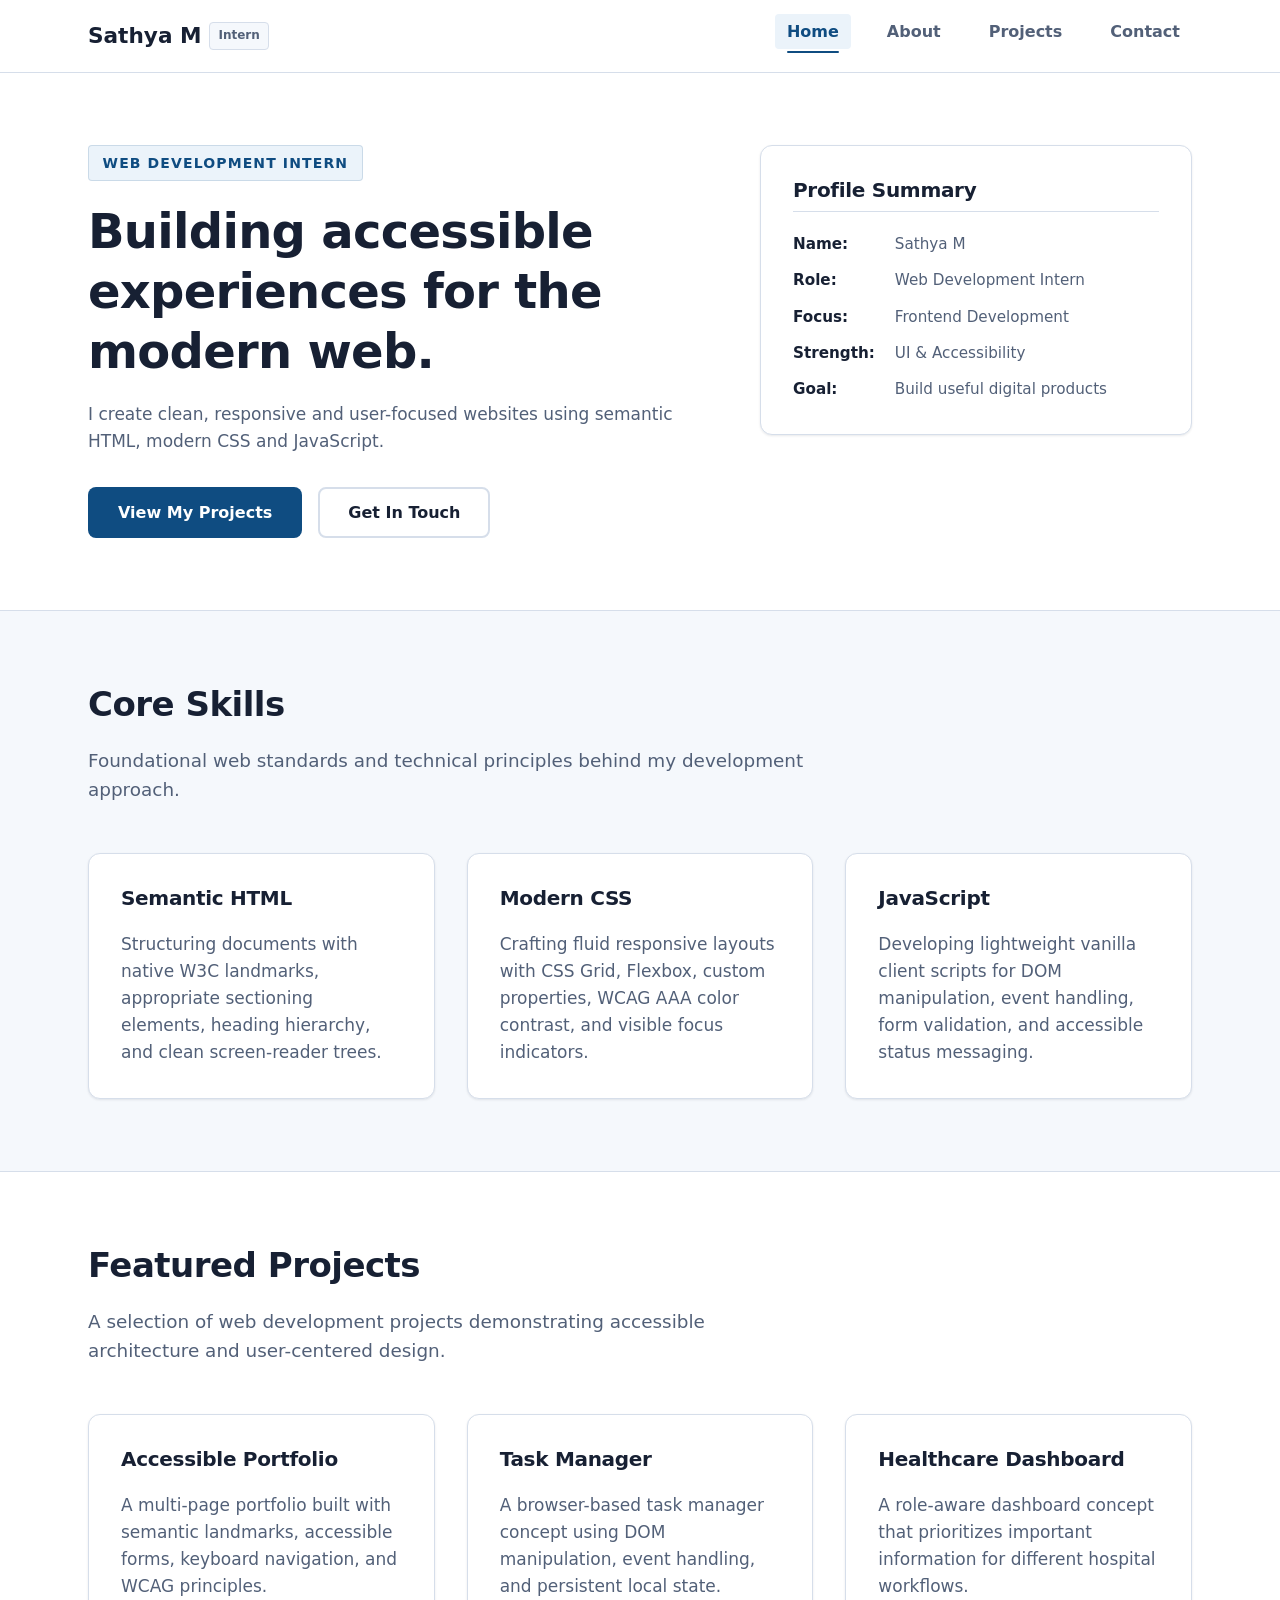
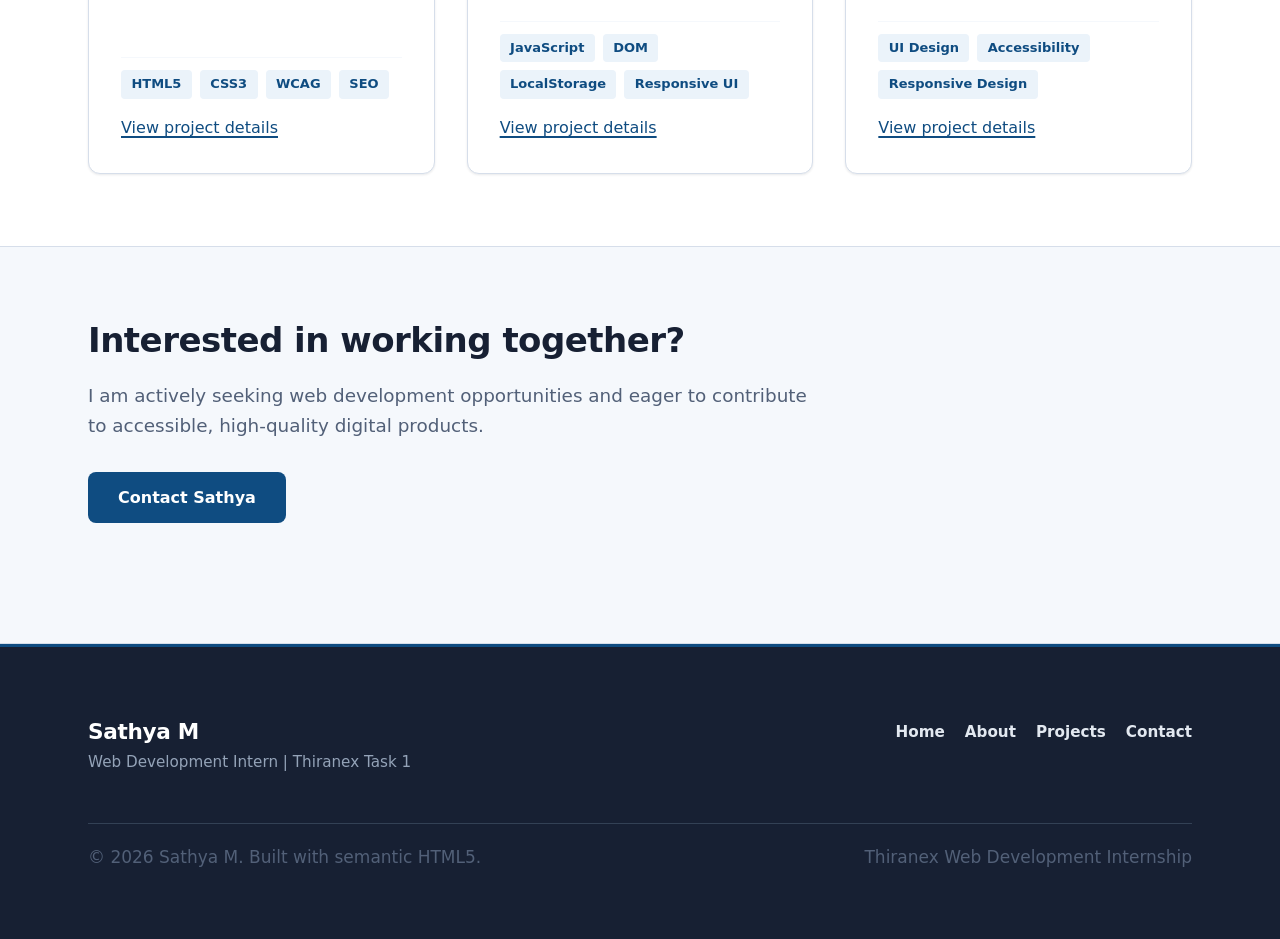
<file: index.html>
<!DOCTYPE html>
<html lang="en">
<head>
  <meta charset="UTF-8">
  <meta name="viewport" content="width=device-width, initial-scale=1.0">

  <!-- Primary SEO Metadata -->
  <title>Sathya M | Web Developer Portfolio</title>
  <meta name="description" content="Personal portfolio of Sathya M, Web Development Intern at Thiranex. Showcasing accessible, responsive, and semantic web applications built with HTML5, CSS3, and JavaScript.">
  <meta name="author" content="Sathya M">
  <meta name="robots" content="index, follow">
  <meta name="theme-color" content="#0F4C81">

  <!-- Canonical URL (Replace placeholder with your actual live domain after deployment) -->
  <!-- REPLACE THIS CANONICAL URL WITH YOUR LIVE DOMAIN AFTER DEPLOYMENT -->
  <link rel="canonical" href="https://example.com/index.html">

  <!-- Open Graph Metadata -->
  <meta property="og:title" content="Sathya M | Web Developer Portfolio">
  <meta property="og:description" content="Personal portfolio of Sathya M, Web Development Intern. Accessible, responsive, and semantic web development projects.">
  <meta property="og:type" content="website">
  <meta property="og:url" content="https://example.com/index.html">

  <!-- Stylesheet & Deferred Scripts -->
  <link rel="stylesheet" href="assets/css/style.css">
  <script src="assets/js/main.js" defer></script>
</head>
<body>

  <!-- Skip Navigation Link for Keyboard Accessibility -->
  <a href="#main-content" class="skip-link">
    Skip to main content
  </a>

  <!-- Global Site Header -->
  <header class="site-header">
    <div class="container header-container">
      <a href="index.html" class="site-logo">
        Sathya M
        <span class="logo-badge">Intern</span>
      </a>

      <!-- Primary Navigation Landmark -->
      <nav class="primary-nav" aria-label="Primary navigation">
        <ul>
          <li><a href="index.html" aria-current="page">Home</a></li>
          <li><a href="about.html">About</a></li>
          <li><a href="projects.html">Projects</a></li>
          <li><a href="contact.html">Contact</a></li>
        </ul>
      </nav>
    </div>
  </header>

  <!-- Main Content Landmark -->
  <main id="main-content">

    <!-- Hero Section -->
    <section class="section hero-section" aria-labelledby="hero-heading">
      <div class="container hero-grid">
        <div class="hero-content">
          <p class="eyebrow">WEB DEVELOPMENT INTERN</p>
          <h1 id="hero-heading">Building accessible experiences for the modern web.</h1>
          <p>
            I create clean, responsive and user-focused websites using semantic HTML, modern CSS and JavaScript.
          </p>
          <div class="btn-group">
            <a href="projects.html" class="btn btn-primary">View My Projects</a>
            <a href="contact.html" class="btn btn-secondary">Get In Touch</a>
          </div>
        </div>

        <!-- Profile Summary Aside -->
        <aside class="profile-card" aria-label="Profile Summary">
          <h2>Profile Summary</h2>
          <dl class="profile-dl">
            <dt>Name:</dt>
            <dd>Sathya M</dd>
            <dt>Role:</dt>
            <dd>Web Development Intern</dd>
            <dt>Focus:</dt>
            <dd>Frontend Development</dd>
            <dt>Strength:</dt>
            <dd>UI &amp; Accessibility</dd>
            <dt>Goal:</dt>
            <dd>Build useful digital products</dd>
          </dl>
        </aside>
      </div>
    </section>

    <!-- Core Skills Section -->
    <section class="section section-alt" aria-labelledby="skills-heading">
      <div class="container">
        <header class="section-header">
          <h2 id="skills-heading">Core Skills</h2>
          <p>Foundational web standards and technical principles behind my development approach.</p>
        </header>

        <div class="cards-grid three-columns">
          <article class="card">
            <header class="card-header">
              <h3 class="card-title">Semantic HTML</h3>
            </header>
            <div class="card-body">
              <p>Structuring documents with native W3C landmarks, appropriate sectioning elements, heading hierarchy, and clean screen-reader trees.</p>
            </div>
          </article>

          <article class="card">
            <header class="card-header">
              <h3 class="card-title">Modern CSS</h3>
            </header>
            <div class="card-body">
              <p>Crafting fluid responsive layouts with CSS Grid, Flexbox, custom properties, WCAG AAA color contrast, and visible focus indicators.</p>
            </div>
          </article>

          <article class="card">
            <header class="card-header">
              <h3 class="card-title">JavaScript</h3>
            </header>
            <div class="card-body">
              <p>Developing lightweight vanilla client scripts for DOM manipulation, event handling, form validation, and accessible status messaging.</p>
            </div>
          </article>
        </div>
      </div>
    </section>

    <!-- Featured Projects Section -->
    <section class="section" aria-labelledby="featured-projects-heading">
      <div class="container">
        <header class="section-header">
          <h2 id="featured-projects-heading">Featured Projects</h2>
          <p>A selection of web development projects demonstrating accessible architecture and user-centered design.</p>
        </header>

        <div class="cards-grid three-columns">
          <article class="card">
            <header class="card-header">
              <h3 class="card-title">Accessible Portfolio</h3>
            </header>
            <div class="card-body">
              <p>A multi-page portfolio built with semantic landmarks, accessible forms, keyboard navigation, and WCAG principles.</p>
            </div>
            <footer class="card-footer">
              <ul class="tag-list" aria-label="Technologies used for Accessible Portfolio">
                <li class="tag">HTML5</li>
                <li class="tag">CSS3</li>
                <li class="tag">WCAG</li>
                <li class="tag">SEO</li>
              </ul>
              <div style="margin-top: 1rem;">
                <a href="projects.html#project-1">View project details</a>
              </div>
            </footer>
          </article>

          <article class="card">
            <header class="card-header">
              <h3 class="card-title">Task Manager</h3>
            </header>
            <div class="card-body">
              <p>A browser-based task manager concept using DOM manipulation, event handling, and persistent local state.</p>
            </div>
            <footer class="card-footer">
              <ul class="tag-list" aria-label="Technologies used for Task Manager">
                <li class="tag">JavaScript</li>
                <li class="tag">DOM</li>
                <li class="tag">LocalStorage</li>
                <li class="tag">Responsive UI</li>
              </ul>
              <div style="margin-top: 1rem;">
                <a href="projects.html#project-2">View project details</a>
              </div>
            </footer>
          </article>

          <article class="card">
            <header class="card-header">
              <h3 class="card-title">Healthcare Dashboard</h3>
            </header>
            <div class="card-body">
              <p>A role-aware dashboard concept that prioritizes important information for different hospital workflows.</p>
            </div>
            <footer class="card-footer">
              <ul class="tag-list" aria-label="Technologies used for Healthcare Dashboard">
                <li class="tag">UI Design</li>
                <li class="tag">Accessibility</li>
                <li class="tag">Responsive Design</li>
              </ul>
              <div style="margin-top: 1rem;">
                <a href="projects.html#project-3">View project details</a>
              </div>
            </footer>
          </article>
        </div>
      </div>
    </section>

    <!-- Contact CTA Section -->
    <section class="section section-alt" aria-labelledby="contact-cta-heading">
      <div class="container">
        <header class="section-header">
          <h2 id="contact-cta-heading">Interested in working together?</h2>
          <p>I am actively seeking web development opportunities and eager to contribute to accessible, high-quality digital products.</p>
          <div class="btn-group">
            <a href="contact.html" class="btn btn-primary">Contact Sathya</a>
          </div>
        </header>
      </div>
    </section>

  </main>

  <!-- Global Site Footer -->
  <footer class="site-footer">
    <div class="container">
      <div class="footer-grid">
        <div class="footer-info">
          <h2>Sathya M</h2>
          <p>Web Development Intern | Thiranex Task 1</p>
        </div>

        <nav class="footer-nav" aria-label="Footer navigation">
          <ul>
            <li><a href="index.html" aria-current="page">Home</a></li>
            <li><a href="about.html">About</a></li>
            <li><a href="projects.html">Projects</a></li>
            <li><a href="contact.html">Contact</a></li>
          </ul>
        </nav>
      </div>

      <div class="footer-bottom">
        <p>&copy; 2026 Sathya M. Built with semantic HTML5.</p>
        <p>Thiranex Web Development Internship</p>
      </div>
    </div>
  </footer>

</body>
</html>
</file>
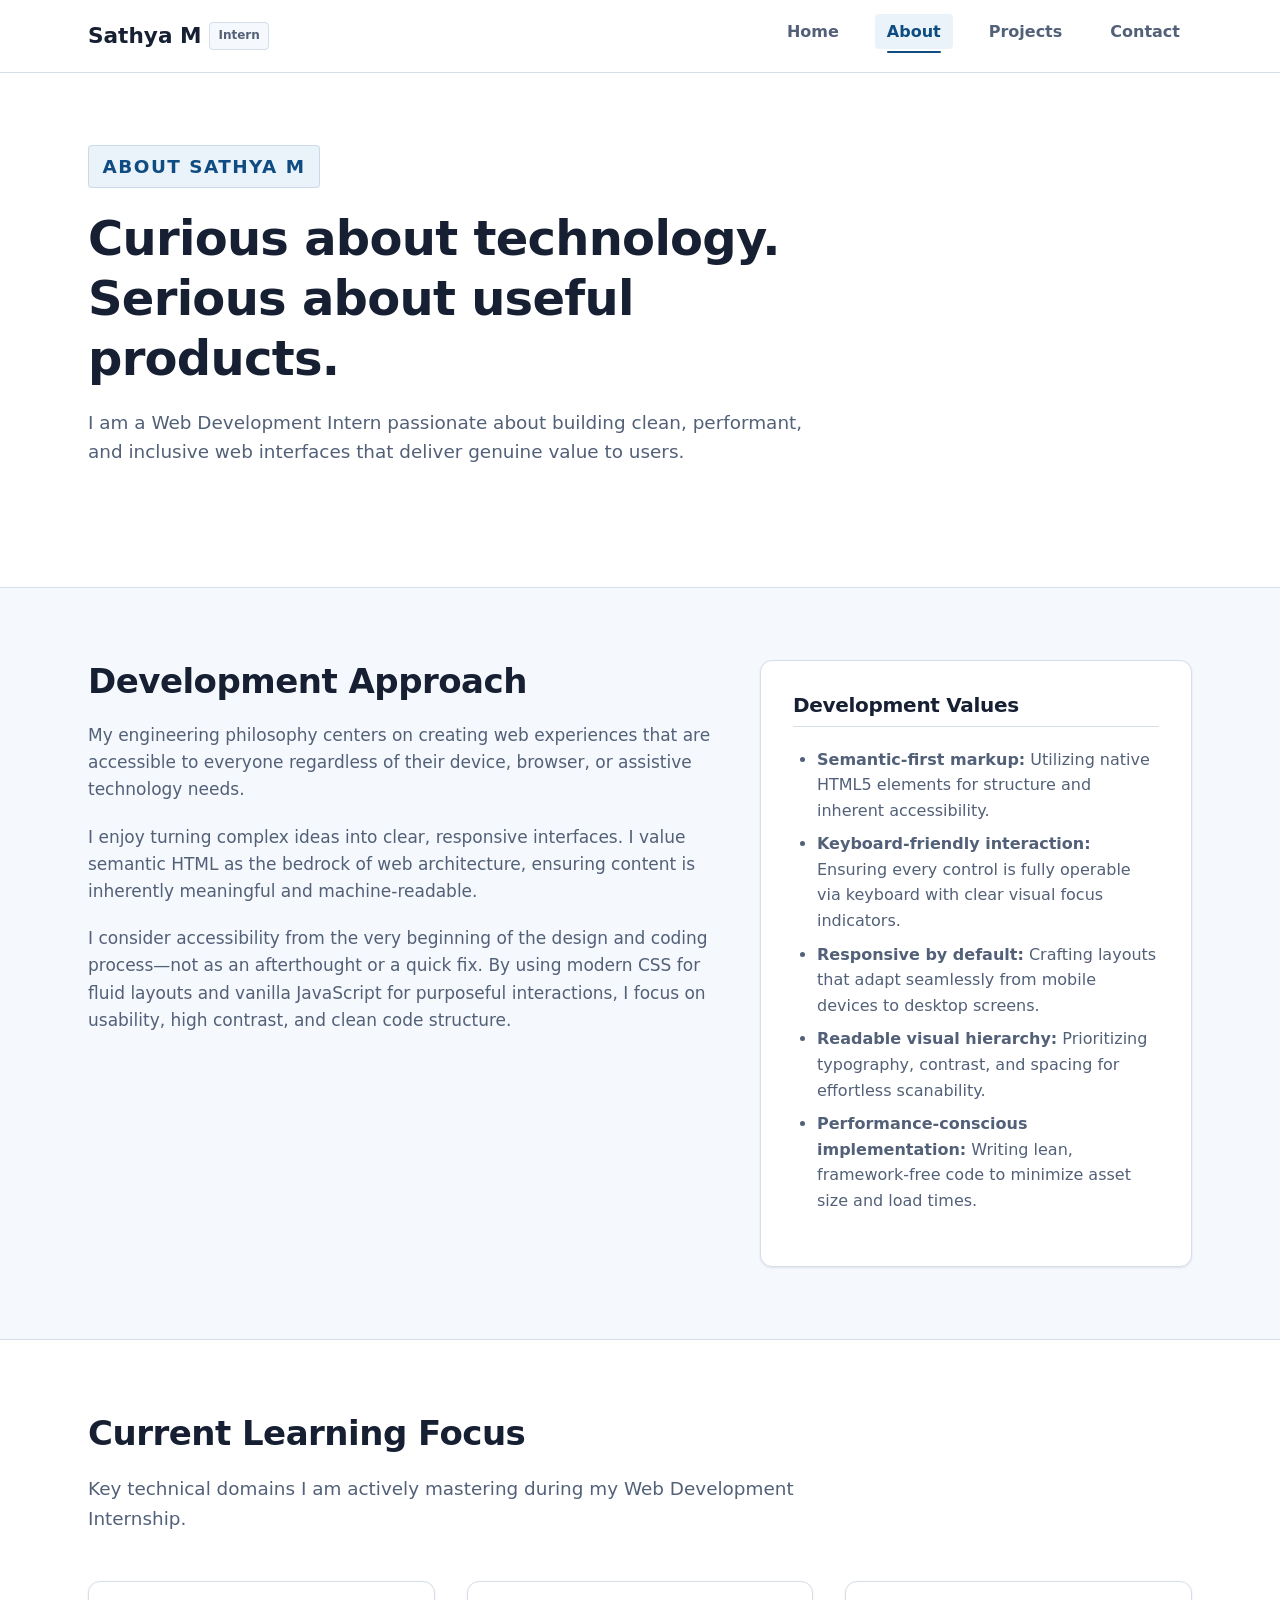
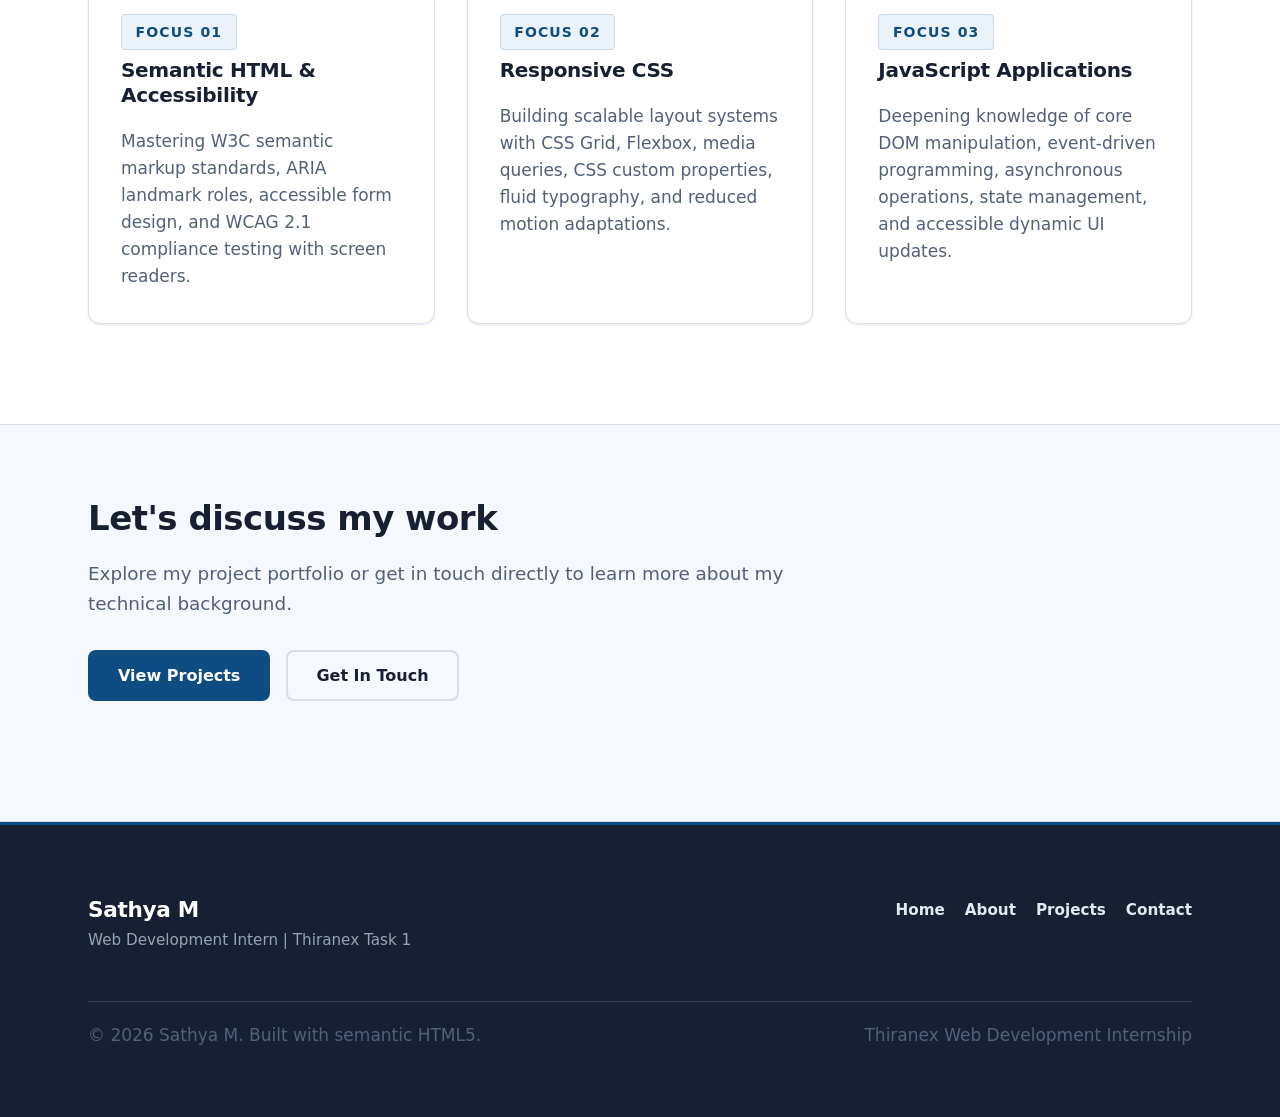
<file: about.html>
<!DOCTYPE html>
<html lang="en">
<head>
  <meta charset="UTF-8">
  <meta name="viewport" content="width=device-width, initial-scale=1.0">

  <!-- Primary SEO Metadata -->
  <title>About | Sathya M</title>
  <meta name="description" content="Learn more about Sathya M, Web Development Intern. Discover my development approach, core values, accessibility-first philosophy, and learning focus.">
  <meta name="author" content="Sathya M">
  <meta name="robots" content="index, follow">
  <meta name="theme-color" content="#0F4C81">

  <!-- Canonical URL (Replace placeholder with your actual live domain after deployment) -->
  <!-- REPLACE THIS CANONICAL URL WITH YOUR LIVE DOMAIN AFTER DEPLOYMENT -->
  <link rel="canonical" href="https://example.com/about.html">

  <!-- Open Graph Metadata -->
  <meta property="og:title" content="About | Sathya M">
  <meta property="og:description" content="Development approach, core values, and frontend web engineering philosophy of Sathya M.">
  <meta property="og:type" content="website">
  <meta property="og:url" content="https://example.com/about.html">

  <!-- Stylesheet & Deferred Scripts -->
  <link rel="stylesheet" href="assets/css/style.css">
  <script src="assets/js/main.js" defer></script>
</head>
<body>

  <!-- Skip Navigation Link for Keyboard Accessibility -->
  <a href="#main-content" class="skip-link">
    Skip to main content
  </a>

  <!-- Global Site Header -->
  <header class="site-header">
    <div class="container header-container">
      <a href="index.html" class="site-logo">
        Sathya M
        <span class="logo-badge">Intern</span>
      </a>

      <!-- Primary Navigation Landmark -->
      <nav class="primary-nav" aria-label="Primary navigation">
        <ul>
          <li><a href="index.html">Home</a></li>
          <li><a href="about.html" aria-current="page">About</a></li>
          <li><a href="projects.html">Projects</a></li>
          <li><a href="contact.html">Contact</a></li>
        </ul>
      </nav>
    </div>
  </header>

  <!-- Main Content Landmark -->
  <main id="main-content">

    <!-- Page Title Hero Section -->
    <section class="section" aria-labelledby="about-heading">
      <div class="container">
        <header class="section-header">
          <p class="eyebrow">ABOUT SATHYA M</p>
          <h1 id="about-heading">Curious about technology. Serious about useful products.</h1>
          <p>
            I am a Web Development Intern passionate about building clean, performant, and inclusive web interfaces that deliver genuine value to users.
          </p>
        </header>
      </div>
    </section>

    <!-- Development Approach & Values Grid Section -->
    <section class="section section-alt" aria-labelledby="approach-heading">
      <div class="container hero-grid">
        
        <!-- Development Approach Article -->
        <article class="approach-content">
          <h2 id="approach-heading">Development Approach</h2>
          <p>
            My engineering philosophy centers on creating web experiences that are accessible to everyone regardless of their device, browser, or assistive technology needs.
          </p>
          <p>
            I enjoy turning complex ideas into clear, responsive interfaces. I value semantic HTML as the bedrock of web architecture, ensuring content is inherently meaningful and machine-readable.
          </p>
          <p>
            I consider accessibility from the very beginning of the design and coding process—not as an afterthought or a quick fix. By using modern CSS for fluid layouts and vanilla JavaScript for purposeful interactions, I focus on usability, high contrast, and clean code structure.
          </p>
        </article>

        <!-- Development Values Aside -->
        <aside class="profile-card" aria-labelledby="values-heading">
          <h2 id="values-heading">Development Values</h2>
          <ul>
            <li><strong>Semantic-first markup:</strong> Utilizing native HTML5 elements for structure and inherent accessibility.</li>
            <li><strong>Keyboard-friendly interaction:</strong> Ensuring every control is fully operable via keyboard with clear visual focus indicators.</li>
            <li><strong>Responsive by default:</strong> Crafting layouts that adapt seamlessly from mobile devices to desktop screens.</li>
            <li><strong>Readable visual hierarchy:</strong> Prioritizing typography, contrast, and spacing for effortless scanability.</li>
            <li><strong>Performance-conscious implementation:</strong> Writing lean, framework-free code to minimize asset size and load times.</li>
          </ul>
        </aside>

      </div>
    </section>

    <!-- Current Learning Focus Section -->
    <section class="section" aria-labelledby="learning-heading">
      <div class="container">
        <header class="section-header">
          <h2 id="learning-heading">Current Learning Focus</h2>
          <p>Key technical domains I am actively mastering during my Web Development Internship.</p>
        </header>

        <ol class="cards-grid three-columns" style="list-style: none; padding-left: 0;">
          <li>
            <article class="card">
              <header class="card-header">
                <p class="eyebrow" style="margin-bottom: 0.5rem;">FOCUS 01</p>
                <h3 class="card-title">Semantic HTML &amp; Accessibility</h3>
              </header>
              <div class="card-body">
                <p>Mastering W3C semantic markup standards, ARIA landmark roles, accessible form design, and WCAG 2.1 compliance testing with screen readers.</p>
              </div>
            </article>
          </li>

          <li>
            <article class="card">
              <header class="card-header">
                <p class="eyebrow" style="margin-bottom: 0.5rem;">FOCUS 02</p>
                <h3 class="card-title">Responsive CSS</h3>
              </header>
              <div class="card-body">
                <p>Building scalable layout systems with CSS Grid, Flexbox, media queries, CSS custom properties, fluid typography, and reduced motion adaptations.</p>
              </div>
            </article>
          </li>

          <li>
            <article class="card">
              <header class="card-header">
                <p class="eyebrow" style="margin-bottom: 0.5rem;">FOCUS 03</p>
                <h3 class="card-title">JavaScript Applications</h3>
              </header>
              <div class="card-body">
                <p>Deepening knowledge of core DOM manipulation, event-driven programming, asynchronous operations, state management, and accessible dynamic UI updates.</p>
              </div>
            </article>
          </li>
        </ol>
      </div>
    </section>

    <!-- CTA Banner Section -->
    <section class="section section-alt" aria-labelledby="about-cta-heading">
      <div class="container">
        <header class="section-header">
          <h2 id="about-cta-heading">Let's discuss my work</h2>
          <p>Explore my project portfolio or get in touch directly to learn more about my technical background.</p>
          <div class="btn-group">
            <a href="projects.html" class="btn btn-primary">View Projects</a>
            <a href="contact.html" class="btn btn-secondary">Get In Touch</a>
          </div>
        </header>
      </div>
    </section>

  </main>

  <!-- Global Site Footer -->
  <footer class="site-footer">
    <div class="container">
      <div class="footer-grid">
        <div class="footer-info">
          <h2>Sathya M</h2>
          <p>Web Development Intern | Thiranex Task 1</p>
        </div>

        <nav class="footer-nav" aria-label="Footer navigation">
          <ul>
            <li><a href="index.html">Home</a></li>
            <li><a href="about.html" aria-current="page">About</a></li>
            <li><a href="projects.html">Projects</a></li>
            <li><a href="contact.html">Contact</a></li>
          </ul>
        </nav>
      </div>

      <div class="footer-bottom">
        <p>&copy; 2026 Sathya M. Built with semantic HTML5.</p>
        <p>Thiranex Web Development Internship</p>
      </div>
    </div>
  </footer>

</body>
</html>
</file>
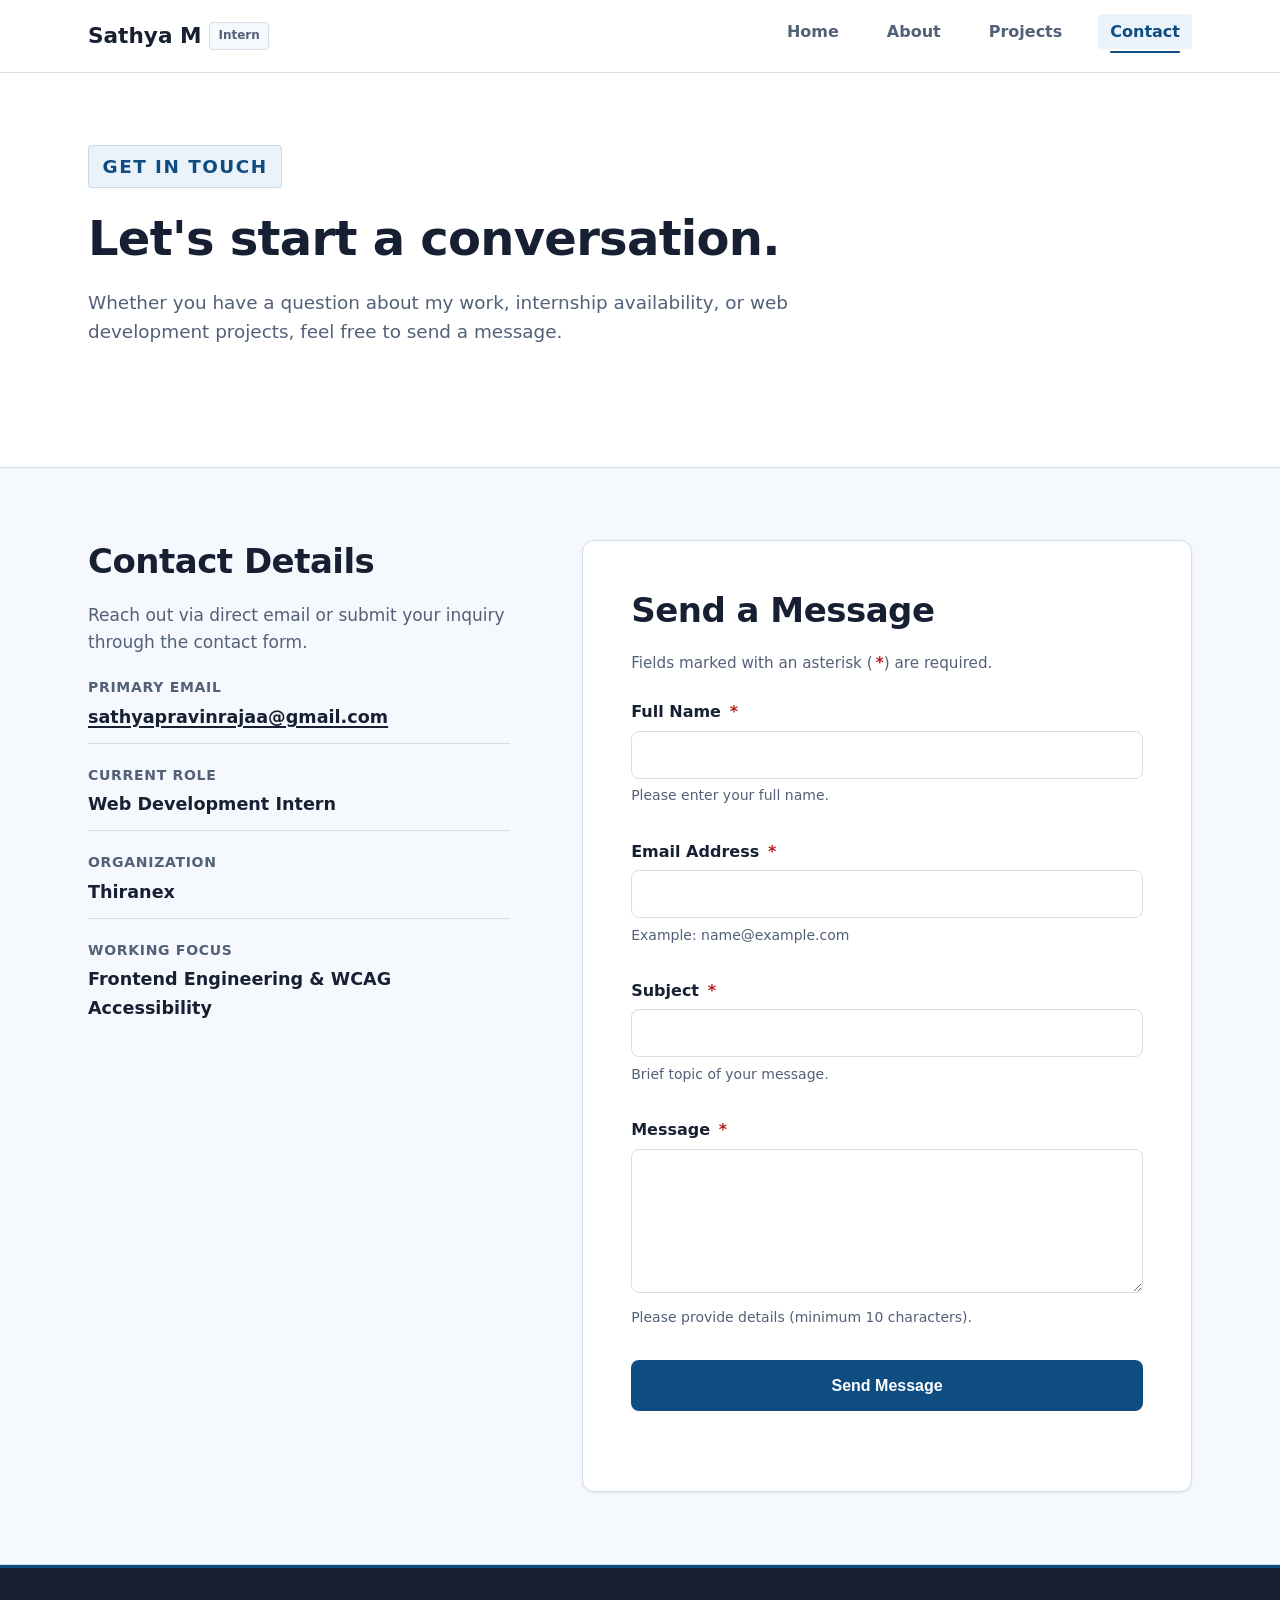
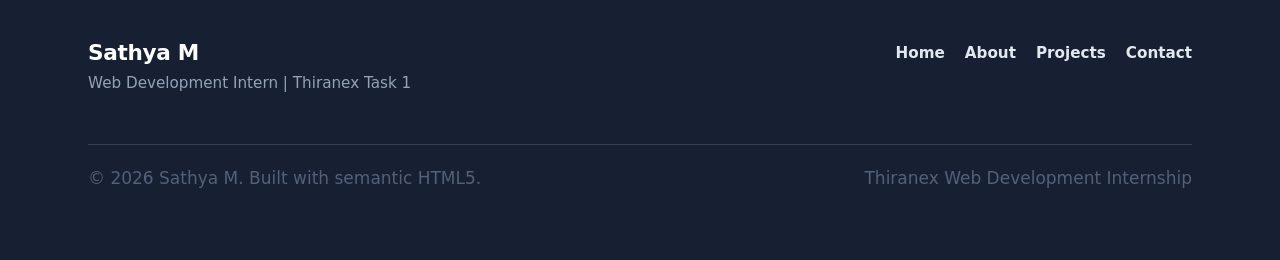
<file: contact.html>
<!DOCTYPE html>
<html lang="en">

<head>
  <meta charset="UTF-8">
  <meta name="viewport" content="width=device-width, initial-scale=1.0">

  <!-- Primary SEO Metadata -->
  <title>Contact | Sathya M</title>
  <meta name="description"
    content="Get in touch with Sathya M, Web Development Intern at Thiranex. Reach out via email or submit the accessible contact form.">
  <meta name="author" content="Sathya M">
  <meta name="robots" content="index, follow">
  <meta name="theme-color" content="#0F4C81">

  <!-- Canonical URL (Replace placeholder with your actual live domain after deployment) -->
  <!-- REPLACE THIS CANONICAL URL WITH YOUR LIVE DOMAIN AFTER DEPLOYMENT -->
  <link rel="canonical" href="https://example.com/contact.html">

  <!-- Open Graph Metadata -->
  <meta property="og:title" content="Contact | Sathya M">
  <meta property="og:description" content="Send a message or find contact details for Web Development Intern Sathya M.">
  <meta property="og:type" content="website">
  <meta property="og:url" content="https://example.com/contact.html">

  <!-- Stylesheet & Deferred Scripts -->
  <link rel="stylesheet" href="assets/css/style.css">
  <script src="assets/js/main.js" defer></script>
</head>

<body>

  <!-- Skip Navigation Link for Keyboard Accessibility -->
  <a href="#main-content" class="skip-link">
    Skip to main content
  </a>

  <!-- Global Site Header -->
  <header class="site-header">
    <div class="container header-container">
      <a href="index.html" class="site-logo">
        Sathya M
        <span class="logo-badge">Intern</span>
      </a>

      <!-- Primary Navigation Landmark -->
      <nav class="primary-nav" aria-label="Primary navigation">
        <ul>
          <li><a href="index.html">Home</a></li>
          <li><a href="about.html">About</a></li>
          <li><a href="projects.html">Projects</a></li>
          <li><a href="contact.html" aria-current="page">Contact</a></li>
        </ul>
      </nav>
    </div>
  </header>

  <!-- Main Content Landmark -->
  <main id="main-content">

    <!-- Page Title Hero Section -->
    <section class="section" aria-labelledby="contact-heading">
      <div class="container">
        <header class="section-header">
          <p class="eyebrow">GET IN TOUCH</p>
          <h1 id="contact-heading">Let's start a conversation.</h1>
          <p>
            Whether you have a question about my work, internship availability, or web development projects, feel free
            to send a message.
          </p>
        </header>
      </div>
    </section>

    <!-- Contact Grid Section -->
    <section class="section section-alt" aria-labelledby="contact-form-heading">
      <div class="container contact-grid">

        <!-- Left Side: Contact Information Address Block -->
        <div class="contact-info">
          <h2 id="contact-details-heading">Contact Details</h2>
          <p>Reach out via direct email or submit your inquiry through the contact form.</p>

          <!-- Semantic Address Landmark -->
          <address class="address-block" aria-labelledby="contact-details-heading">
            <ul class="address-list">
              <li class="address-item">
                <span class="address-label">Primary Email</span>
                <!-- Easy to replace placeholder email -->
                <a href="mailto:sathyapravinrajaa@gmail.com" class="address-value">sathyapravinrajaa@gmail.com</a>
              </li>
              <li class="address-item">
                <span class="address-label">Current Role</span>
                <span class="address-value">Web Development Intern</span>
              </li>
              <li class="address-item">
                <span class="address-label">Organization</span>
                <span class="address-value">Thiranex</span>
              </li>
              <li class="address-item">
                <span class="address-label">Working Focus</span>
                <span class="address-value">Frontend Engineering &amp; WCAG Accessibility</span>
              </li>
            </ul>
          </address>
        </div>

        <!-- Right Side: Accessible Contact Form -->
        <div class="contact-form-container">
          <h2 id="contact-form-heading">Send a Message</h2>
          <p style="font-size: 0.95rem; margin-bottom: 1.5rem;">Fields marked with an asterisk (<span
              class="required-star" aria-hidden="true">*</span>) are required.</p>

          <form id="contact-form" novalidate aria-labelledby="contact-form-heading">

            <!-- Field 1: Full Name -->
            <div class="form-group">
              <label for="full-name" class="form-label">
                Full Name <span class="required-star" aria-hidden="true">*</span>
              </label>
              <input id="full-name" name="name" type="text" class="form-input" autocomplete="name"
                aria-describedby="name-help name-error" required>
              <p id="name-help" class="field-help">Please enter your full name.</p>
              <p id="name-error" class="field-error" aria-live="polite"></p>
            </div>

            <!-- Field 2: Email Address -->
            <div class="form-group">
              <label for="email" class="form-label">
                Email Address <span class="required-star" aria-hidden="true">*</span>
              </label>
              <input id="email" name="email" type="email" inputmode="email" class="form-input" autocomplete="email"
                aria-describedby="email-help email-error" required>
              <p id="email-help" class="field-help">Example: name@example.com</p>
              <p id="email-error" class="field-error" aria-live="polite"></p>
            </div>

            <!-- Field 3: Subject -->
            <div class="form-group">
              <label for="subject" class="form-label">
                Subject <span class="required-star" aria-hidden="true">*</span>
              </label>
              <input id="subject" name="subject" type="text" class="form-input"
                aria-describedby="subject-help subject-error" required>
              <p id="subject-help" class="field-help">Brief topic of your message.</p>
              <p id="subject-error" class="field-error" aria-live="polite"></p>
            </div>

            <!-- Field 4: Message -->
            <div class="form-group">
              <label for="message" class="form-label">
                Message <span class="required-star" aria-hidden="true">*</span>
              </label>
              <textarea id="message" name="message" rows="5" class="form-textarea"
                aria-describedby="message-help message-error" required minlength="10"></textarea>
              <p id="message-help" class="field-help">Please provide details (minimum 10 characters).</p>
              <p id="message-error" class="field-error" aria-live="polite"></p>
            </div>

            <!-- Submit Button -->
            <div class="form-group">
              <button type="submit" class="btn btn-primary" style="width: 100%;">
                Send Message
              </button>
            </div>

            <!-- Accessible Dynamic Status Region -->
            <p id="form-status" role="status" aria-live="polite" tabindex="-1" class="form-status"></p>

          </form>
        </div>

      </div>
    </section>

  </main>

  <!-- Global Site Footer -->
  <footer class="site-footer">
    <div class="container">
      <div class="footer-grid">
        <div class="footer-info">
          <h2>Sathya M</h2>
          <p>Web Development Intern | Thiranex Task 1</p>
        </div>

        <nav class="footer-nav" aria-label="Footer navigation">
          <ul>
            <li><a href="index.html">Home</a></li>
            <li><a href="about.html">About</a></li>
            <li><a href="projects.html">Projects</a></li>
            <li><a href="contact.html" aria-current="page">Contact</a></li>
          </ul>
        </nav>
      </div>

      <div class="footer-bottom">
        <p>&copy; 2026 Sathya M. Built with semantic HTML5.</p>
        <p>Thiranex Web Development Internship</p>
      </div>
    </div>
  </footer>

</body>

</html>
</file>
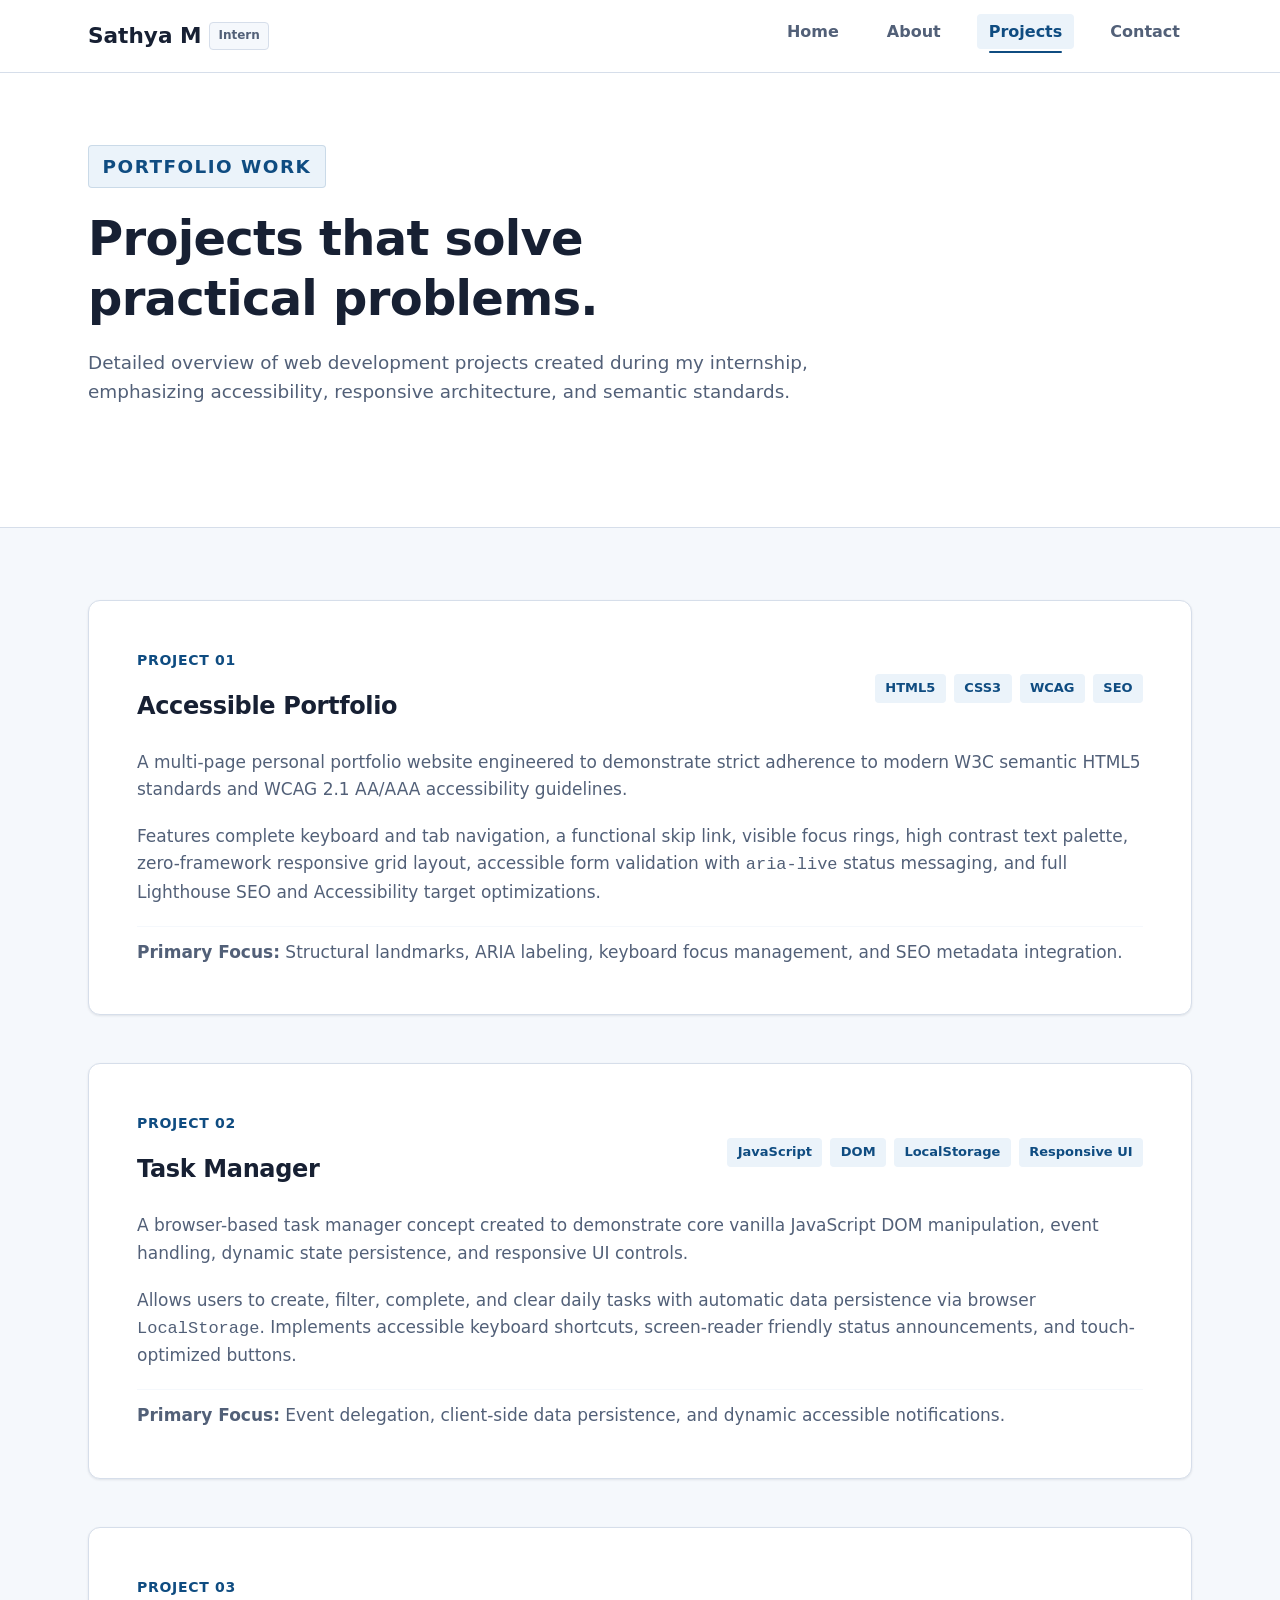
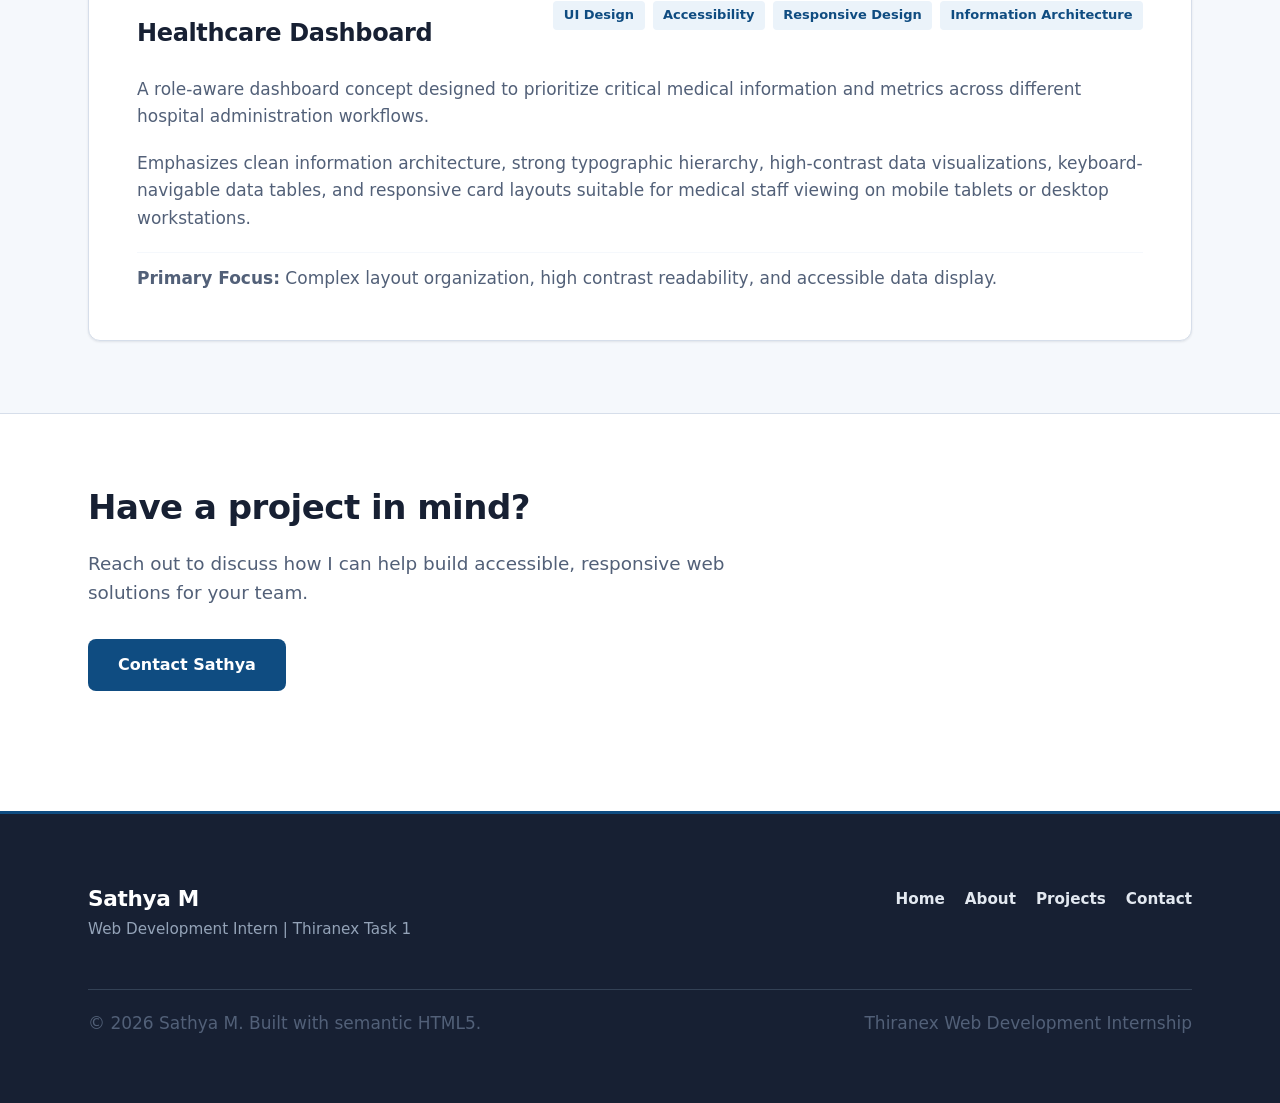
<file: projects.html>
<!DOCTYPE html>
<html lang="en">
<head>
  <meta charset="UTF-8">
  <meta name="viewport" content="width=device-width, initial-scale=1.0">

  <!-- Primary SEO Metadata -->
  <title>Projects | Sathya M</title>
  <meta name="description" content="Explore practical web development projects built by Sathya M, featuring semantic HTML5 markup, WCAG accessibility compliance, responsive CSS design, and vanilla JavaScript.">
  <meta name="author" content="Sathya M">
  <meta name="robots" content="index, follow">
  <meta name="theme-color" content="#0F4C81">

  <!-- Canonical URL (Replace placeholder with your actual live domain after deployment) -->
  <!-- REPLACE THIS CANONICAL URL WITH YOUR LIVE DOMAIN AFTER DEPLOYMENT -->
  <link rel="canonical" href="https://example.com/projects.html">

  <!-- Open Graph Metadata -->
  <meta property="og:title" content="Projects | Sathya M">
  <meta property="og:description" content="Portfolio of web development projects focused on semantic structure, WCAG accessibility, and responsive UI design.">
  <meta property="og:type" content="website">
  <meta property="og:url" content="https://example.com/projects.html">

  <!-- Stylesheet & Deferred Scripts -->
  <link rel="stylesheet" href="assets/css/style.css">
  <script src="assets/js/main.js" defer></script>
</head>
<body>

  <!-- Skip Navigation Link for Keyboard Accessibility -->
  <a href="#main-content" class="skip-link">
    Skip to main content
  </a>

  <!-- Global Site Header -->
  <header class="site-header">
    <div class="container header-container">
      <a href="index.html" class="site-logo">
        Sathya M
        <span class="logo-badge">Intern</span>
      </a>

      <!-- Primary Navigation Landmark -->
      <nav class="primary-nav" aria-label="Primary navigation">
        <ul>
          <li><a href="index.html">Home</a></li>
          <li><a href="about.html">About</a></li>
          <li><a href="projects.html" aria-current="page">Projects</a></li>
          <li><a href="contact.html">Contact</a></li>
        </ul>
      </nav>
    </div>
  </header>

  <!-- Main Content Landmark -->
  <main id="main-content">

    <!-- Page Title Hero Section -->
    <section class="section" aria-labelledby="projects-heading">
      <div class="container">
        <header class="section-header">
          <p class="eyebrow">PORTFOLIO WORK</p>
          <h1 id="projects-heading">Projects that solve practical problems.</h1>
          <p>
            Detailed overview of web development projects created during my internship, emphasizing accessibility, responsive architecture, and semantic standards.
          </p>
        </header>
      </div>
    </section>

    <!-- Projects List Section -->
    <section class="section section-alt" aria-labelledby="projects-list-heading">
      <div class="container">
        <h2 id="projects-list-heading" class="visually-hidden" style="position: absolute; width: 1px; height: 1px; padding: 0; margin: -1px; overflow: hidden; clip: rect(0, 0, 0, 0); border: 0;">Detailed Projects List</h2>

        <!-- Project 01 Article -->
        <article id="project-1" class="project-card-full">
          <header class="project-card-header">
            <div>
              <p class="project-number">PROJECT 01</p>
              <h3>Accessible Portfolio</h3>
            </div>
            <ul class="tag-list" aria-label="Technologies used for Accessible Portfolio">
              <li class="tag">HTML5</li>
              <li class="tag">CSS3</li>
              <li class="tag">WCAG</li>
              <li class="tag">SEO</li>
            </ul>
          </header>
          
          <div class="card-body">
            <p>
              A multi-page personal portfolio website engineered to demonstrate strict adherence to modern W3C semantic HTML5 standards and WCAG 2.1 AA/AAA accessibility guidelines.
            </p>
            <p>
              Features complete keyboard and tab navigation, a functional skip link, visible focus rings, high contrast text palette, zero-framework responsive grid layout, accessible form validation with <code>aria-live</code> status messaging, and full Lighthouse SEO and Accessibility target optimizations.
            </p>
          </div>

          <footer class="card-footer">
            <p><strong>Primary Focus:</strong> Structural landmarks, ARIA labeling, keyboard focus management, and SEO metadata integration.</p>
          </footer>
        </article>

        <!-- Project 02 Article -->
        <article id="project-2" class="project-card-full">
          <header class="project-card-header">
            <div>
              <p class="project-number">PROJECT 02</p>
              <h3>Task Manager</h3>
            </div>
            <ul class="tag-list" aria-label="Technologies used for Task Manager">
              <li class="tag">JavaScript</li>
              <li class="tag">DOM</li>
              <li class="tag">LocalStorage</li>
              <li class="tag">Responsive UI</li>
            </ul>
          </header>

          <div class="card-body">
            <p>
              A browser-based task manager concept created to demonstrate core vanilla JavaScript DOM manipulation, event handling, dynamic state persistence, and responsive UI controls.
            </p>
            <p>
              Allows users to create, filter, complete, and clear daily tasks with automatic data persistence via browser <code>LocalStorage</code>. Implements accessible keyboard shortcuts, screen-reader friendly status announcements, and touch-optimized buttons.
            </p>
          </div>

          <footer class="card-footer">
            <p><strong>Primary Focus:</strong> Event delegation, client-side data persistence, and dynamic accessible notifications.</p>
          </footer>
        </article>

        <!-- Project 03 Article -->
        <article id="project-3" class="project-card-full">
          <header class="project-card-header">
            <div>
              <p class="project-number">PROJECT 03</p>
              <h3>Healthcare Dashboard</h3>
            </div>
            <ul class="tag-list" aria-label="Technologies used for Healthcare Dashboard">
              <li class="tag">UI Design</li>
              <li class="tag">Accessibility</li>
              <li class="tag">Responsive Design</li>
              <li class="tag">Information Architecture</li>
            </ul>
          </header>

          <div class="card-body">
            <p>
              A role-aware dashboard concept designed to prioritize critical medical information and metrics across different hospital administration workflows.
            </p>
            <p>
              Emphasizes clean information architecture, strong typographic hierarchy, high-contrast data visualizations, keyboard-navigable data tables, and responsive card layouts suitable for medical staff viewing on mobile tablets or desktop workstations.
            </p>
          </div>

          <footer class="card-footer">
            <p><strong>Primary Focus:</strong> Complex layout organization, high contrast readability, and accessible data display.</p>
          </footer>
        </article>

      </div>
    </section>

    <!-- Contact CTA Section -->
    <section class="section" aria-labelledby="projects-cta-heading">
      <div class="container">
        <header class="section-header">
          <h2 id="projects-cta-heading">Have a project in mind?</h2>
          <p>Reach out to discuss how I can help build accessible, responsive web solutions for your team.</p>
          <div class="btn-group">
            <a href="contact.html" class="btn btn-primary">Contact Sathya</a>
          </div>
        </header>
      </div>
    </section>

  </main>

  <!-- Global Site Footer -->
  <footer class="site-footer">
    <div class="container">
      <div class="footer-grid">
        <div class="footer-info">
          <h2>Sathya M</h2>
          <p>Web Development Intern | Thiranex Task 1</p>
        </div>

        <nav class="footer-nav" aria-label="Footer navigation">
          <ul>
            <li><a href="index.html">Home</a></li>
            <li><a href="about.html">About</a></li>
            <li><a href="projects.html" aria-current="page">Projects</a></li>
            <li><a href="contact.html">Contact</a></li>
          </ul>
        </nav>
      </div>

      <div class="footer-bottom">
        <p>&copy; 2026 Sathya M. Built with semantic HTML5.</p>
        <p>Thiranex Web Development Internship</p>
      </div>
    </div>
  </footer>

</body>
</html>
</file>
<file: assets/css/style.css>
/* ==========================================================================
   Thiranex Task 1 — HTML5 Semantic Structure & Accessibility
   Portfolio Stylesheet for Sathya M
   ========================================================================== */

/* --------------------------------------------------------------------------
   CSS Custom Properties (Design System Tokens)
   -------------------------------------------------------------------------- */
:root {
  /* Color Palette */
  --bg-primary: #FFFFFF;
  --bg-secondary: #F5F8FC;
  --bg-card: #FFFFFF;
  --bg-card-hover: #F8FAFC;
  
  --text-primary: #172033;
  --text-muted: #526078;
  --text-inverse: #FFFFFF;

  --primary-blue: #0F4C81;
  --dark-blue: #08375F;
  --primary-light: #EBF3FA;

  --border-color: #D6DEEA;
  --border-hover: #0F4C81;

  --focus-ring: #7C3AED;
  --focus-ring-offset: 3px;

  /* Validation Colors */
  --error-text: #B91C1C;
  --error-bg: #FEF2F2;
  --error-border: #FCA5A5;

  --success-text: #047857;
  --success-bg: #ECFDF5;
  --success-border: #A7F3D0;

  /* Typography */
  --font-family: system-ui, -apple-system, BlinkMacSystemFont, 'Segoe UI', Roboto, Oxygen, Ubuntu, Cantarell, 'Open Sans', 'Helvetica Neue', sans-serif;
  --font-size-base: 1rem;       /* 16px */
  --line-height-base: 1.6;
  --line-height-heading: 1.25;

  /* Spacing */
  --container-max-width: 72rem;  /* 1152px */
  --container-padding: 1.5rem;
  --space-xs: 0.5rem;
  --space-sm: 0.75rem;
  --space-md: 1.25rem;
  --space-lg: 2rem;
  --space-xl: 3rem;
  --space-2xl: 4.5rem;

  /* Borders & Shadows */
  --radius-sm: 0.25rem;  /* 4px */
  --radius-md: 0.5rem;   /* 8px */
  --radius-lg: 0.75rem;  /* 12px */

  --shadow-sm: 0 1px 3px rgba(23, 32, 51, 0.06), 0 1px 2px rgba(23, 32, 51, 0.04);
  --shadow-md: 0 4px 12px rgba(23, 32, 51, 0.08);

  /* Transitions */
  --transition-speed: 0.2s;
  --transition-ease: ease-in-out;
}

/* --------------------------------------------------------------------------
   Reset & Base Styles
   -------------------------------------------------------------------------- */
*,
*::before,
*::after {
  box-sizing: border-box;
  margin: 0;
  padding: 0;
}

html {
  font-family: var(--font-family);
  font-size: 100%;
  line-height: var(--line-height-base);
  color: var(--text-primary);
  background-color: var(--bg-primary);
  scroll-behavior: smooth;
  -webkit-text-size-adjust: 100%;
}

body {
  min-height: 100vh;
  display: flex;
  flex-direction: column;
}

/* --------------------------------------------------------------------------
   Accessibility & Focus Management
   -------------------------------------------------------------------------- */
/* Universal Focus Style for Keyboard Navigation */
:focus {
  outline: none;
}

:focus-visible {
  outline: 3px solid var(--focus-ring);
  outline-offset: var(--focus-ring-offset);
}

/* Skip Navigation Link */
.skip-link {
  position: absolute;
  top: -100px;
  left: 1rem;
  z-index: 1000;
  padding: 0.75rem 1.25rem;
  background-color: var(--focus-ring);
  color: #FFFFFF;
  font-weight: 700;
  text-decoration: none;
  border-radius: var(--radius-sm);
  box-shadow: var(--shadow-md);
  transition: top 0.2s ease-in-out;
}

.skip-link:focus {
  top: 1rem;
  outline: 3px solid var(--text-primary);
  outline-offset: 2px;
}

/* --------------------------------------------------------------------------
   Layout Containers & Grid
   -------------------------------------------------------------------------- */
.container {
  width: 100%;
  max-width: var(--container-max-width);
  margin-left: auto;
  margin-right: auto;
  padding-left: var(--container-padding);
  padding-right: var(--container-padding);
}

main {
  flex: 1 0 auto;
}

/* --------------------------------------------------------------------------
   Typography
   -------------------------------------------------------------------------- */
h1, h2, h3, h4 {
  color: var(--text-primary);
  line-height: var(--line-height-heading);
  font-weight: 700;
  letter-spacing: -0.015em;
}

h1 {
  font-size: clamp(2rem, 5vw, 3rem);
  margin-bottom: var(--space-md);
}

h2 {
  font-size: clamp(1.5rem, 3.5vw, 2.125rem);
  margin-bottom: var(--space-md);
}

h3 {
  font-size: clamp(1.25rem, 2.5vw, 1.5rem);
  margin-bottom: var(--space-xs);
}

p {
  margin-bottom: var(--space-md);
  color: var(--text-muted);
  font-size: 1.0625rem;
}

p:last-child {
  margin-bottom: 0;
}

a {
  color: var(--primary-blue);
  text-decoration-thickness: 1.5px;
  text-underline-offset: 3px;
  transition: color var(--transition-speed) var(--transition-ease);
}

a:hover {
  color: var(--dark-blue);
}

ul, ol {
  padding-left: 1.5rem;
  margin-bottom: var(--space-md);
}

li {
  color: var(--text-muted);
  margin-bottom: var(--space-xs);
}

/* Eyebrow badge */
.eyebrow {
  display: inline-block;
  font-size: 0.875rem;
  font-weight: 700;
  letter-spacing: 0.08em;
  text-transform: uppercase;
  color: var(--primary-blue);
  background-color: var(--primary-light);
  padding: 0.35rem 0.85rem;
  border-radius: var(--radius-sm);
  margin-bottom: var(--space-md);
  border: 1px solid rgba(15, 76, 129, 0.15);
}

/* --------------------------------------------------------------------------
   Global Header & Navigation
   -------------------------------------------------------------------------- */
.site-header {
  background-color: var(--bg-primary);
  border-bottom: 1px solid var(--border-color);
  position: sticky;
  top: 0;
  z-index: 100;
}

.header-container {
  display: flex;
  align-items: center;
  justify-content: space-between;
  padding-top: 1rem;
  padding-bottom: 1rem;
  min-height: 4.5rem;
}

.site-logo {
  font-size: 1.35rem;
  font-weight: 800;
  color: var(--text-primary);
  text-decoration: none;
  display: flex;
  align-items: center;
  gap: 0.5rem;
}

.site-logo .logo-badge {
  font-size: 0.75rem;
  font-weight: 600;
  background-color: var(--bg-secondary);
  color: var(--text-muted);
  padding: 0.2rem 0.5rem;
  border-radius: var(--radius-sm);
  border: 1px solid var(--border-color);
}

.primary-nav ul {
  display: flex;
  list-style: none;
  padding-left: 0;
  margin-bottom: 0;
  gap: 1.5rem;
}

.primary-nav a {
  text-decoration: none;
  font-weight: 600;
  font-size: 1rem;
  color: var(--text-muted);
  padding: 0.5rem 0.75rem;
  border-radius: var(--radius-sm);
  position: relative;
  transition: color var(--transition-speed) var(--transition-ease), background-color var(--transition-speed) var(--transition-ease);
}

.primary-nav a:hover {
  color: var(--text-primary);
  background-color: var(--bg-secondary);
}

.primary-nav a[aria-current="page"] {
  color: var(--primary-blue);
  background-color: var(--primary-light);
  font-weight: 700;
}

.primary-nav a[aria-current="page"]::after {
  content: "";
  position: absolute;
  bottom: -4px;
  left: 0.75rem;
  right: 0.75rem;
  height: 2px;
  background-color: var(--primary-blue);
  border-radius: 2px;
}

/* --------------------------------------------------------------------------
   Buttons & Action Controls
   -------------------------------------------------------------------------- */
.btn-group {
  display: flex;
  flex-wrap: wrap;
  gap: 1rem;
  margin-top: var(--space-lg);
}

.btn {
  display: inline-flex;
  align-items: center;
  justify-content: center;
  padding: 0.85rem 1.75rem;
  font-size: 1rem;
  font-weight: 600;
  text-decoration: none;
  border-radius: var(--radius-md);
  cursor: pointer;
  border: 2px solid transparent;
  transition: all var(--transition-speed) var(--transition-ease);
  line-height: 1.25;
}

.btn-primary {
  background-color: var(--primary-blue);
  color: #FFFFFF;
}

.btn-primary:hover {
  background-color: var(--dark-blue);
  color: #FFFFFF;
  transform: translateY(-1px);
  box-shadow: var(--shadow-sm);
}

.btn-secondary {
  background-color: transparent;
  color: var(--text-primary);
  border-color: var(--border-color);
}

.btn-secondary:hover {
  background-color: var(--bg-secondary);
  border-color: var(--primary-blue);
  color: var(--primary-blue);
}

/* --------------------------------------------------------------------------
   Sections & Layout Regions
   -------------------------------------------------------------------------- */
.section {
  padding-top: var(--space-2xl);
  padding-bottom: var(--space-2xl);
}

.section-alt {
  background-color: var(--bg-secondary);
  border-top: 1px solid var(--border-color);
  border-bottom: 1px solid var(--border-color);
}

.section-header {
  max-width: 45rem;
  margin-bottom: var(--space-xl);
}

.section-header p {
  font-size: 1.15rem;
}

/* Hero Component Layout */
.hero-grid {
  display: grid;
  grid-template-columns: 1fr;
  gap: var(--space-xl);
  align-items: start;
}

@media (min-width: 900px) {
  .hero-grid {
    grid-template-columns: 1.3fr 0.9fr;
  }
}

/* Profile Card / Aside Component */
.profile-card {
  background-color: var(--bg-card);
  border: 1px solid var(--border-color);
  border-radius: var(--radius-lg);
  padding: var(--space-lg);
  box-shadow: var(--shadow-sm);
}

.profile-card h2,
.profile-card h3 {
  font-size: 1.25rem;
  margin-bottom: var(--space-md);
  border-bottom: 1px solid var(--border-color);
  padding-bottom: var(--space-xs);
}

.profile-dl {
  display: grid;
  grid-template-columns: max-content 1fr;
  gap: 0.75rem 1.25rem;
  font-size: 0.95rem;
}

.profile-dl dt {
  font-weight: 700;
  color: var(--text-primary);
}

.profile-dl dd {
  color: var(--text-muted);
}

/* --------------------------------------------------------------------------
   Cards Grid (Skills & Projects)
   -------------------------------------------------------------------------- */
.cards-grid {
  display: grid;
  grid-template-columns: 1fr;
  gap: var(--space-lg);
}

@media (min-width: 640px) {
  .cards-grid {
    grid-template-columns: repeat(2, 1fr);
  }
}

@media (min-width: 1024px) {
  .cards-grid.three-columns {
    grid-template-columns: repeat(3, 1fr);
  }
}

.card {
  background-color: var(--bg-card);
  border: 1px solid var(--border-color);
  border-radius: var(--radius-lg);
  padding: var(--space-lg);
  display: flex;
  flex-direction: column;
  height: 100%;
  box-shadow: var(--shadow-sm);
  transition: border-color var(--transition-speed) var(--transition-ease), box-shadow var(--transition-speed) var(--transition-ease);
}

.card:hover {
  border-color: var(--border-hover);
  box-shadow: var(--shadow-md);
}

.card-header {
  margin-bottom: var(--space-sm);
}

.card-title {
  font-size: 1.25rem;
  margin-bottom: var(--space-xs);
}

.card-body {
  flex: 1 1 auto;
}

.card-footer {
  margin-top: var(--space-md);
  padding-top: var(--space-sm);
  border-top: 1px solid var(--bg-secondary);
}

/* Tech Tags */
.tag-list {
  display: flex;
  flex-wrap: wrap;
  gap: 0.5rem;
  list-style: none;
  padding-left: 0;
  margin-bottom: 0;
}

.tag {
  font-size: 0.8125rem;
  font-weight: 600;
  color: var(--primary-blue);
  background-color: var(--primary-light);
  padding: 0.25rem 0.65rem;
  border-radius: var(--radius-sm);
  margin-bottom: 0;
}

/* Project Detail Cards on Projects Page */
.project-card-full {
  background-color: var(--bg-card);
  border: 1px solid var(--border-color);
  border-radius: var(--radius-lg);
  padding: var(--space-xl);
  margin-bottom: var(--space-xl);
  box-shadow: var(--shadow-sm);
}

.project-card-full:last-child {
  margin-bottom: 0;
}

.project-card-header {
  display: flex;
  flex-direction: column;
  gap: 0.5rem;
  margin-bottom: var(--space-md);
}

@media (min-width: 640px) {
  .project-card-header {
    flex-direction: row;
    align-items: center;
    justify-content: space-between;
  }
}

.project-number {
  font-size: 0.875rem;
  font-weight: 800;
  letter-spacing: 0.05em;
  color: var(--primary-blue);
  text-transform: uppercase;
}

/* --------------------------------------------------------------------------
   Contact Page Grid & Accessible Form Controls
   -------------------------------------------------------------------------- */
.contact-grid {
  display: grid;
  grid-template-columns: 1fr;
  gap: var(--space-2xl);
}

@media (min-width: 850px) {
  .contact-grid {
    grid-template-columns: 0.9fr 1.3fr;
  }
}

.address-block {
  font-style: normal;
}

.address-list {
  list-style: none;
  padding-left: 0;
  margin-top: var(--space-md);
}

.address-item {
  display: flex;
  flex-direction: column;
  margin-bottom: var(--space-md);
  padding-bottom: var(--space-sm);
  border-bottom: 1px solid var(--border-color);
}

.address-item:last-child {
  border-bottom: none;
}

.address-label {
  font-size: 0.875rem;
  font-weight: 700;
  text-transform: uppercase;
  letter-spacing: 0.05em;
  color: var(--text-muted);
  margin-bottom: 0.25rem;
}

.address-value {
  font-size: 1.1rem;
  color: var(--text-primary);
  font-weight: 600;
  word-break: break-word;
}

.contact-form-container {
  background-color: var(--bg-card);
  border: 1px solid var(--border-color);
  border-radius: var(--radius-lg);
  padding: var(--space-xl);
  box-shadow: var(--shadow-sm);
}

.form-group {
  margin-bottom: var(--space-lg);
}

.form-label {
  display: block;
  font-weight: 700;
  color: var(--text-primary);
  margin-bottom: 0.35rem;
  font-size: 1rem;
}

.required-star {
  color: var(--error-text);
  font-weight: 700;
  margin-left: 0.2rem;
}

.field-help {
  font-size: 0.875rem;
  color: var(--text-muted);
  margin-top: 0.35rem;
  margin-bottom: 0;
}

.field-error {
  font-size: 0.875rem;
  color: var(--error-text);
  font-weight: 600;
  margin-top: 0.35rem;
  margin-bottom: 0;
  display: none;
}

.form-input,
.form-textarea {
  width: 100%;
  padding: 0.85rem 1rem;
  font-family: var(--font-family);
  font-size: 1rem;
  color: var(--text-primary);
  background-color: var(--bg-primary);
  border: 1.5px solid var(--border-color);
  border-radius: var(--radius-md);
  transition: border-color var(--transition-speed) var(--transition-ease), box-shadow var(--transition-speed) var(--transition-ease);
}

.form-input:hover,
.form-textarea:hover {
  border-color: var(--text-muted);
}

.form-input[aria-invalid="true"],
.form-textarea[aria-invalid="true"] {
  border-color: var(--error-text);
  background-color: var(--error-bg);
}

.form-textarea {
  resize: vertical;
  min-height: 9rem;
}

/* Accessible Status Box */
.form-status {
  margin-top: var(--space-md);
  padding: 1rem 1.25rem;
  border-radius: var(--radius-md);
  font-weight: 600;
  font-size: 1rem;
  display: none;
}

.form-status.status-success {
  display: block;
  background-color: var(--success-bg);
  color: var(--success-text);
  border: 1px solid var(--success-border);
}

.form-status.status-error {
  display: block;
  background-color: var(--error-bg);
  color: var(--error-text);
  border: 1px solid var(--error-border);
}

/* --------------------------------------------------------------------------
   Global Footer Component
   -------------------------------------------------------------------------- */
.site-footer {
  background-color: var(--text-primary);
  color: #FFFFFF;
  padding-top: var(--space-2xl);
  padding-bottom: var(--space-xl);
  margin-top: auto;
  border-top: 3px solid var(--primary-blue);
}

.footer-grid {
  display: flex;
  flex-direction: column;
  gap: var(--space-xl);
}

@media (min-width: 768px) {
  .footer-grid {
    flex-direction: row;
    justify-content: space-between;
    align-items: flex-start;
  }
}

.footer-info h2,
.footer-info p {
  color: #FFFFFF;
}

.footer-info h2 {
  font-size: 1.35rem;
  margin-bottom: 0.25rem;
}

.footer-info p {
  color: #94A3B8;
  font-size: 0.95rem;
}

.footer-nav ul {
  display: flex;
  flex-wrap: wrap;
  list-style: none;
  padding-left: 0;
  gap: 1.25rem;
  margin-bottom: 0;
}

.footer-nav a {
  color: #E2E8F0;
  text-decoration: none;
  font-size: 0.95rem;
  font-weight: 600;
  transition: color var(--transition-speed) var(--transition-ease);
}

.footer-nav a:hover {
  color: #FFFFFF;
  text-decoration: underline;
}

.footer-bottom {
  margin-top: var(--space-xl);
  padding-top: var(--space-md);
  border-top: 1px solid #334155;
  display: flex;
  flex-direction: column;
  gap: 0.5rem;
  font-size: 0.875rem;
  color: #94A3B8;
}

@media (min-width: 640px) {
  .footer-bottom {
    flex-direction: row;
    justify-content: space-between;
  }
}

/* --------------------------------------------------------------------------
   Accessibility Preferences (Reduced Motion)
   -------------------------------------------------------------------------- */
@media (prefers-reduced-motion: reduce) {
  html {
    scroll-behavior: auto;
  }

  *,
  *::before,
  *::after {
    animation-duration: 0.01ms !important;
    animation-iteration-count: 1 !important;
    transition-duration: 0.01ms !important;
    scroll-behavior: auto !important;
  }
}
</file>
